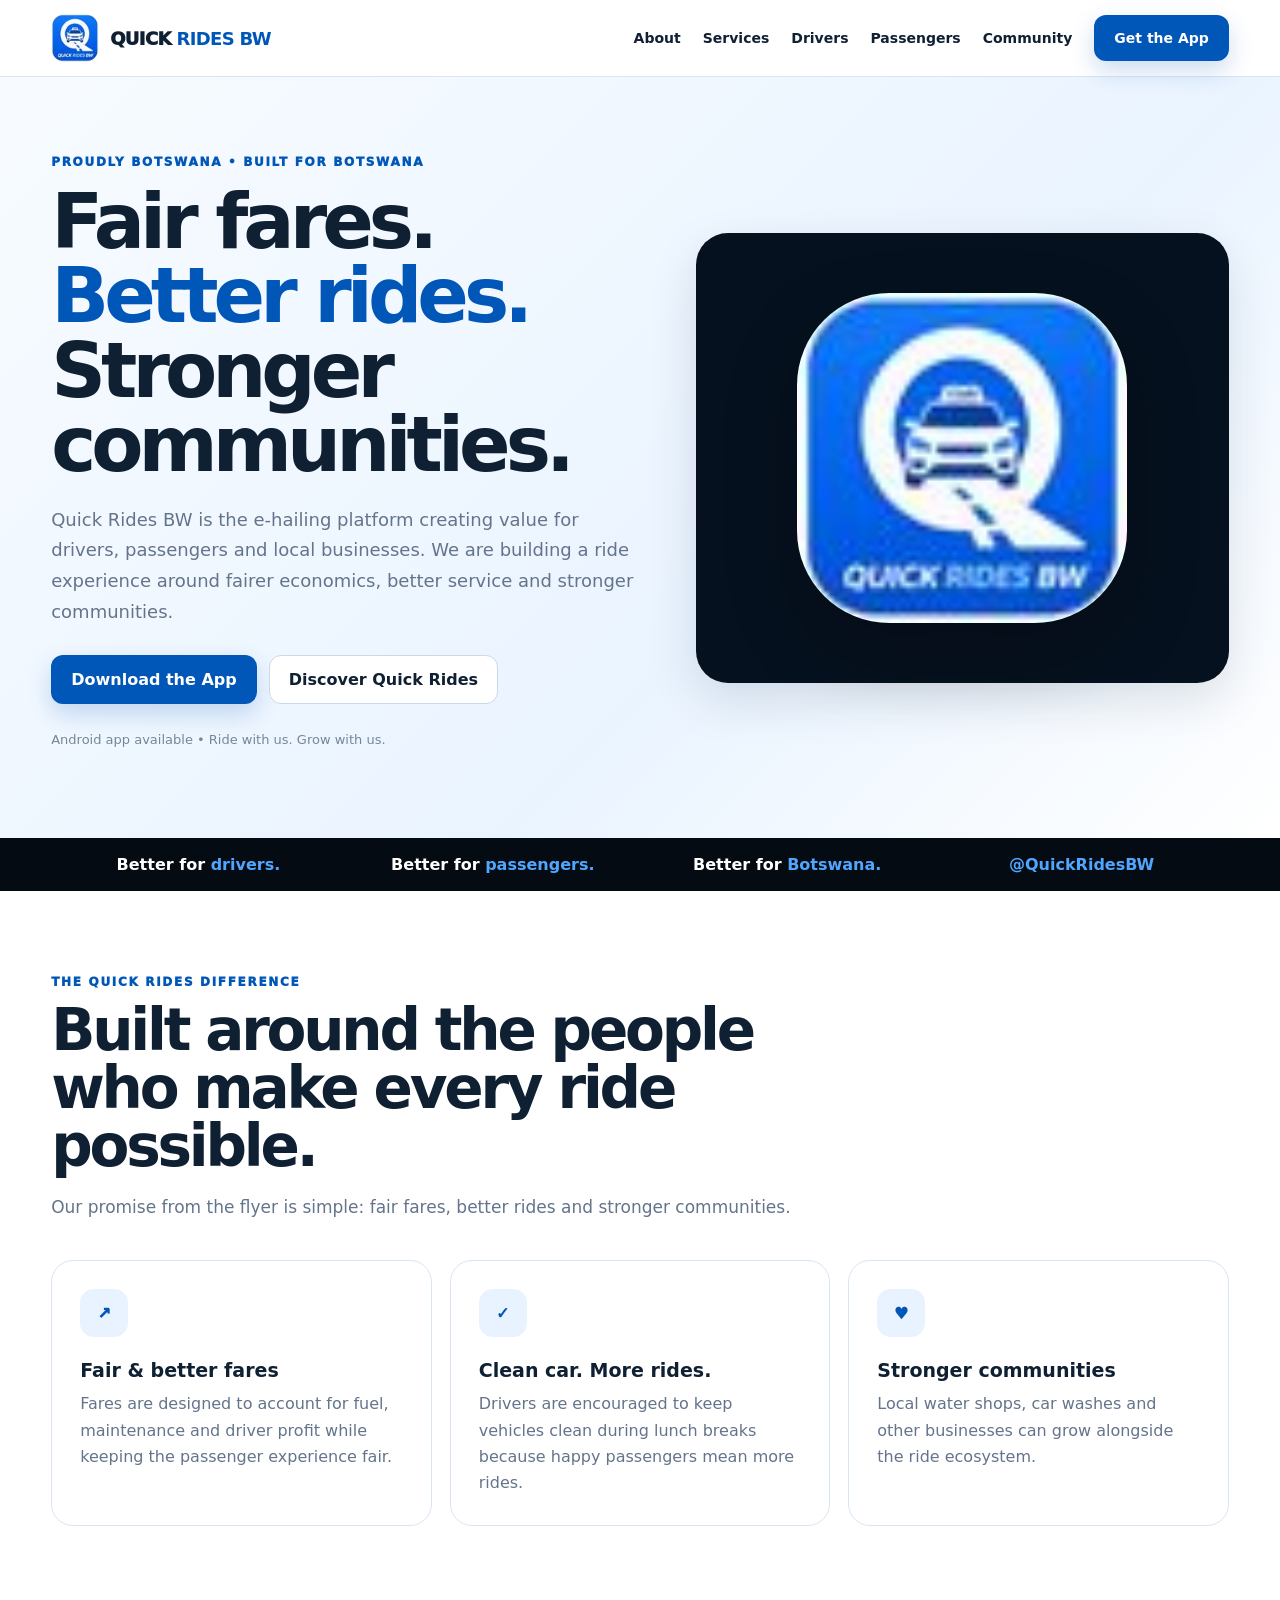
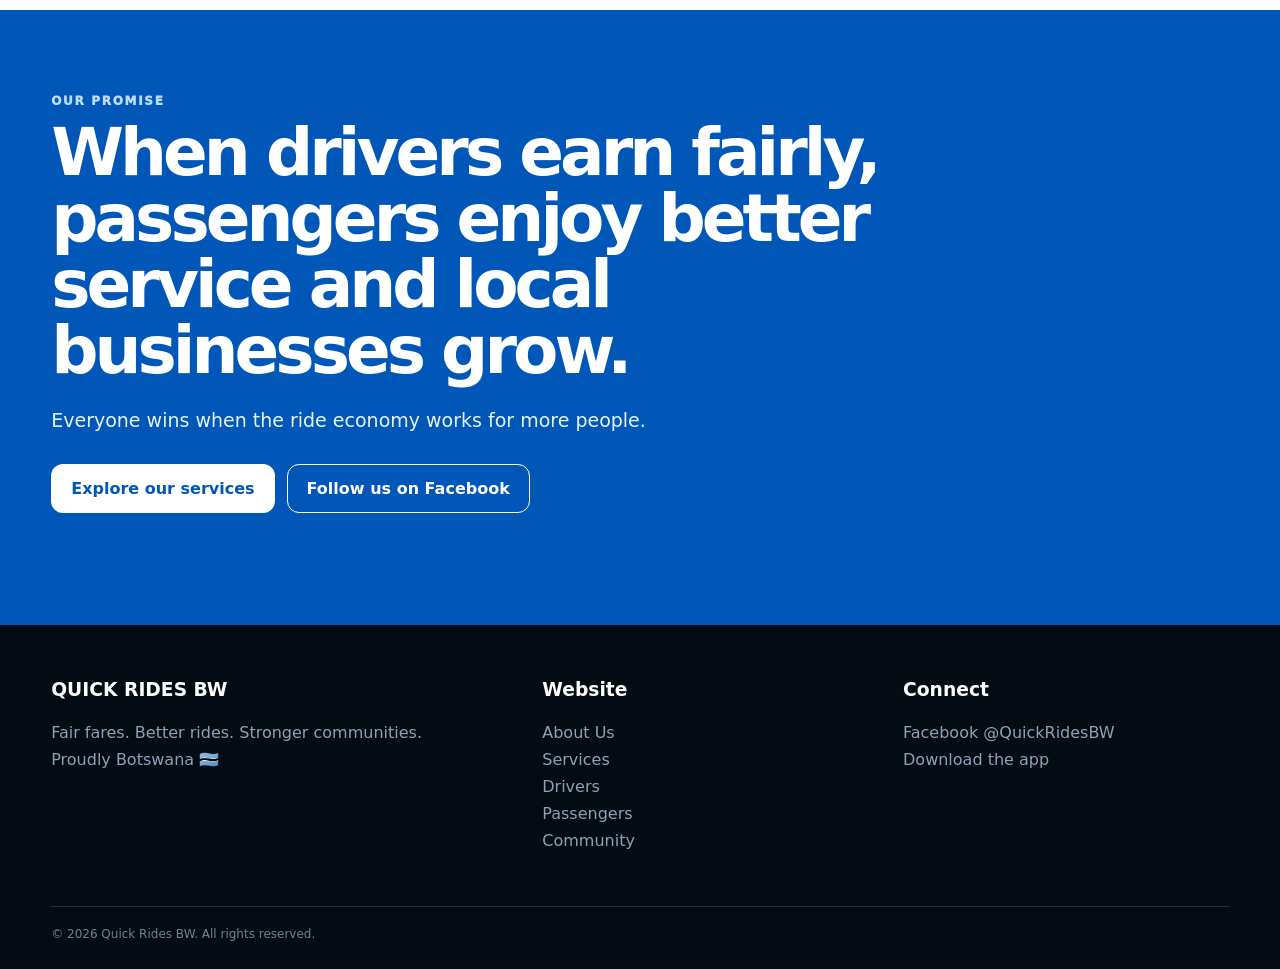
<file: index.html>
<!doctype html><html lang="en"><head><meta charset="utf-8"><meta name="viewport" content="width=device-width,initial-scale=1"><meta name="theme-color" content="#0057B8"><meta name="description" content="Quick Rides BW — Fair fares. Better rides. Stronger communities."><title>Quick Rides BW | Fair fares. Better rides.</title><link rel="stylesheet" href="styles.css"><link rel="stylesheet" href="logo.css"></head><body><nav class="nav"><div class="wrap navin"><a class="brand" href="index.html"><span class="brandmark"><svg viewBox="0 0 100 100" fill="none"><circle cx="50" cy="50" r="47" fill="#0875e1"/><circle cx="50" cy="47" r="34" fill="#fff"/><path d="M28 61l7-23h30l7 23" stroke="#0875e1" stroke-width="5" stroke-linejoin="round"/><path d="M35 52h30l5 16H30l5-16z" fill="#fff" stroke="#0875e1" stroke-width="4"/><path d="M40 39h20l-2-9H42l-2 9z" fill="#fff" stroke="#0875e1" stroke-width="3"/><text x="50" y="37" text-anchor="middle" font-size="8" font-weight="900" fill="#0057b8">CAB</text><circle cx="37" cy="67" r="4" fill="#0875e1"/><circle cx="63" cy="67" r="4" fill="#0875e1"/><path d="M49 70l-5 9m12-9l5 9m-12 0l-4 8m16-8l4 8" stroke="#0875e1" stroke-width="4"/></svg></span><span class="brandname">QUICK <b>RIDES BW</b></span></a><div class="links"><a href="about.html">About</a><a href="services.html">Services</a><a href="drivers.html">Drivers</a><a href="passengers.html">Passengers</a><a href="community.html">Community</a><a class="btn primary cta" href="download.html">Get the App</a></div></div></nav><main><header class="hero"><div class="wrap hero-grid"><div><div class="eyebrow">Proudly Botswana • Built for Botswana</div><h1>Fair fares.<br><span>Better rides.</span><br>Stronger communities.</h1><p class="lead">Quick Rides BW is the e-hailing platform creating value for drivers, passengers and local businesses. We are building a ride experience around fairer economics, better service and stronger communities.</p><div class="actions"><a class="btn primary" href="download.html">Download the App</a><a class="btn outline" href="about.html">Discover Quick Rides</a></div><p class="note">Android app available • Ride with us. Grow with us.</p></div><div class="hero-card"><div class="hero-logo"><svg viewBox="0 0 400 400" fill="none"><circle cx="200" cy="185" r="135" fill="white"/><path d="M103 242l25-83h144l25 83" stroke="#0875e1" stroke-width="18" stroke-linejoin="round"/><path d="M130 205h140l20 65H110l20-65z" fill="white" stroke="#0875e1" stroke-width="14"/><path d="M157 158h86l-9-42h-68l-9 42z" fill="white" stroke="#0875e1" stroke-width="11"/><text x="200" y="151" text-anchor="middle" font-size="29" font-weight="900" fill="#0057b8">CAB</text><circle cx="145" cy="270" r="17" fill="#0875e1"/><circle cx="255" cy="270" r="17" fill="#0875e1"/><path d="M195 282l-25 45m35-45l25 45m-58 0l-20 34m78-34l20 34" stroke="#0875e1" stroke-width="15"/></svg></div></div></div></header><div class="ticker"><div class="wrap tickerin"><div>Better for <strong>drivers.</strong></div><div>Better for <strong>passengers.</strong></div><div>Better for <strong>Botswana.</strong></div><div><strong>@QuickRidesBW</strong></div></div></div><section><div class="wrap"><div class="section-head"><div class="eyebrow">The Quick Rides difference</div><h2>Built around the people who make every ride possible.</h2><p>Our promise from the flyer is simple: fair fares, better rides and stronger communities.</p></div><div class="cards"><article class="card"><div class="icon">↗</div><h3>Fair & better fares</h3><p>Fares are designed to account for fuel, maintenance and driver profit while keeping the passenger experience fair.</p></article><article class="card"><div class="icon">✓</div><h3>Clean car. More rides.</h3><p>Drivers are encouraged to keep vehicles clean during lunch breaks because happy passengers mean more rides.</p></article><article class="card"><div class="icon">♥</div><h3>Stronger communities</h3><p>Local water shops, car washes and other businesses can grow alongside the ride ecosystem.</p></article></div></div></section><section class="band"><div class="wrap"><div class="eyebrow" style="color:#b9dcff">Our promise</div><h2>When drivers earn fairly, passengers enjoy better service and local businesses grow.</h2><p>Everyone wins when the ride economy works for more people.</p><div class="actions"><a class="btn" style="background:#fff;color:#0057b8" href="services.html">Explore our services</a><a class="btn" style="border-color:#fff;color:#fff" href="https://web.facebook.com/profile.php?id=61594082257383" target="_blank" rel="noopener">Follow us on Facebook</a></div></div></section></main><footer class="footer"><div class="wrap"><div class="footergrid"><div><h3>QUICK RIDES BW</h3><p>Fair fares. Better rides. Stronger communities.<br>Proudly Botswana 🇧🇼</p></div><div><h3>Website</h3><p><a href="about.html">About Us</a><br><a href="services.html">Services</a><br><a href="drivers.html">Drivers</a><br><a href="passengers.html">Passengers</a><br><a href="community.html">Community</a></p></div><div><h3>Connect</h3><p><a href="https://web.facebook.com/profile.php?id=61594082257383" target="_blank" rel="noopener">Facebook @QuickRidesBW</a><br><a href="download.html">Download the app</a></p></div></div><div class="copyright">© 2026 Quick Rides BW. All rights reserved.</div></div></footer><script type="module" src="analytics.js"></script></body></html>
</file>
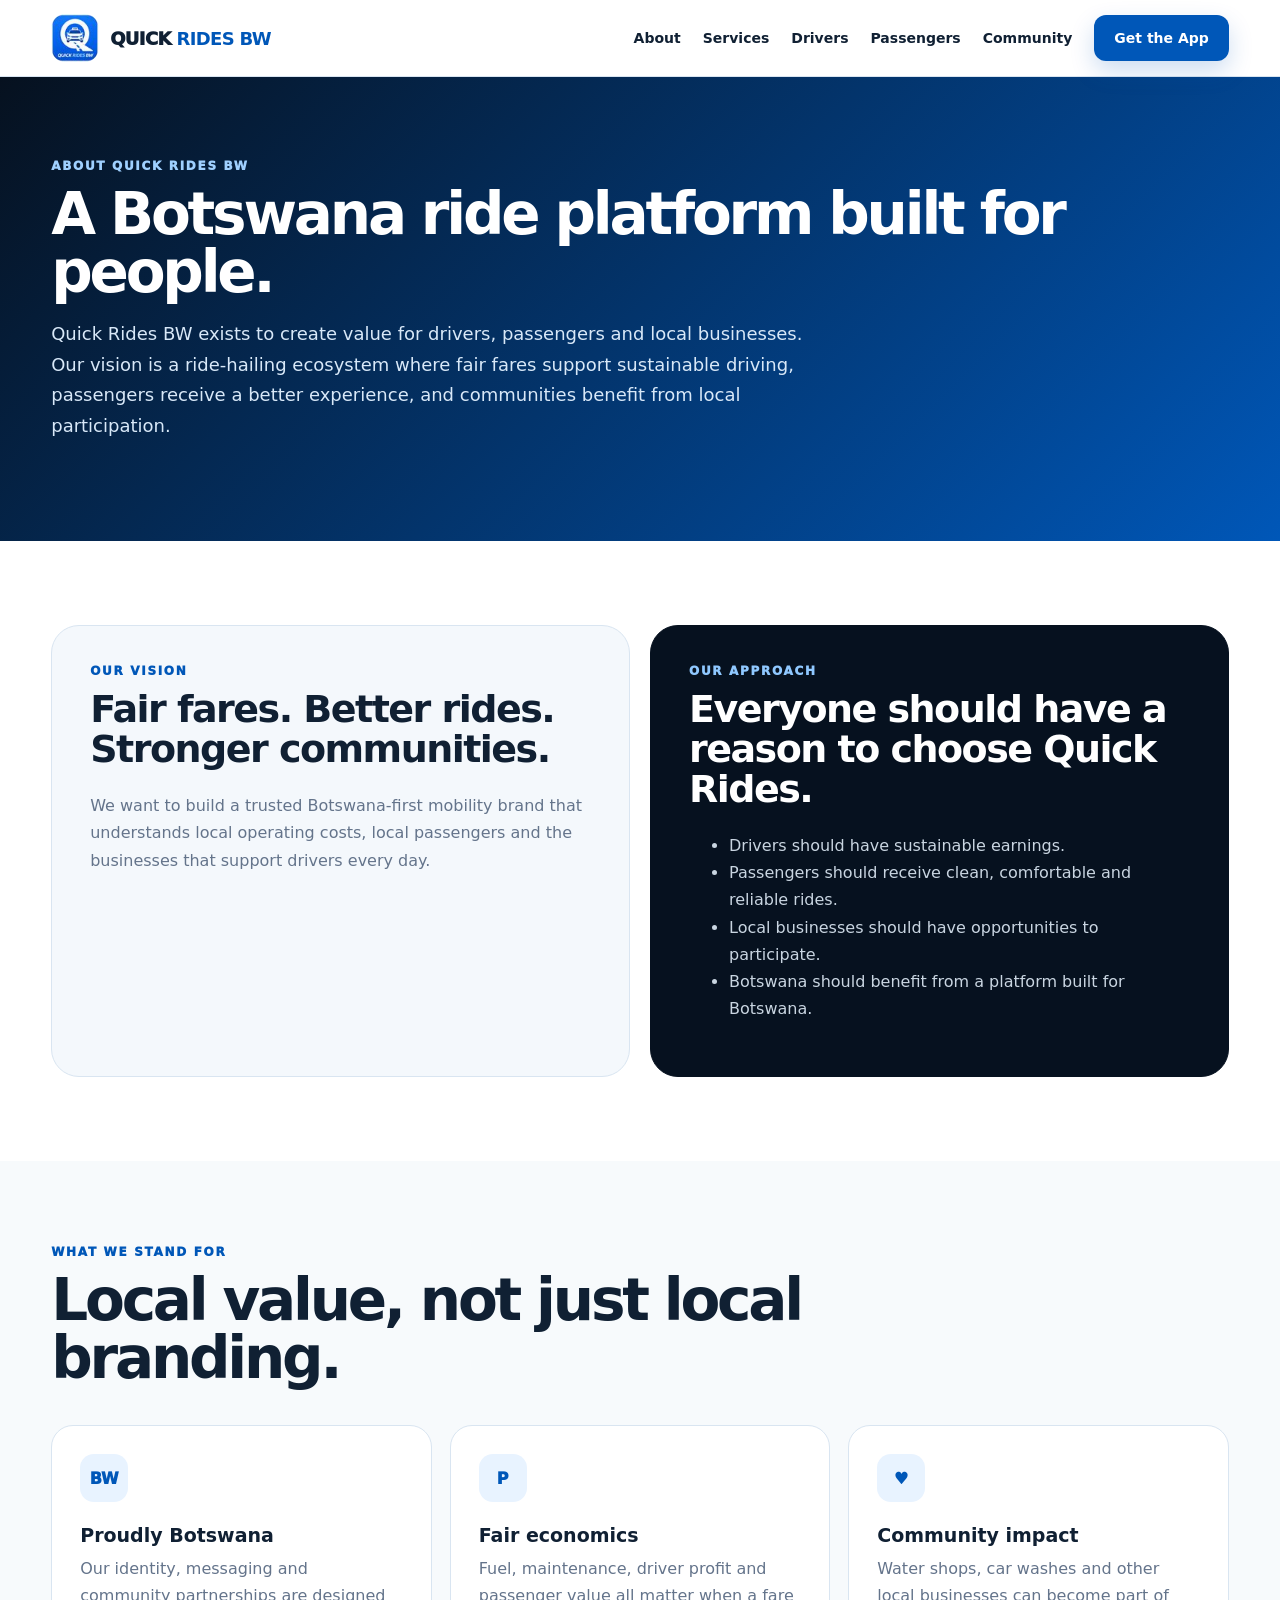
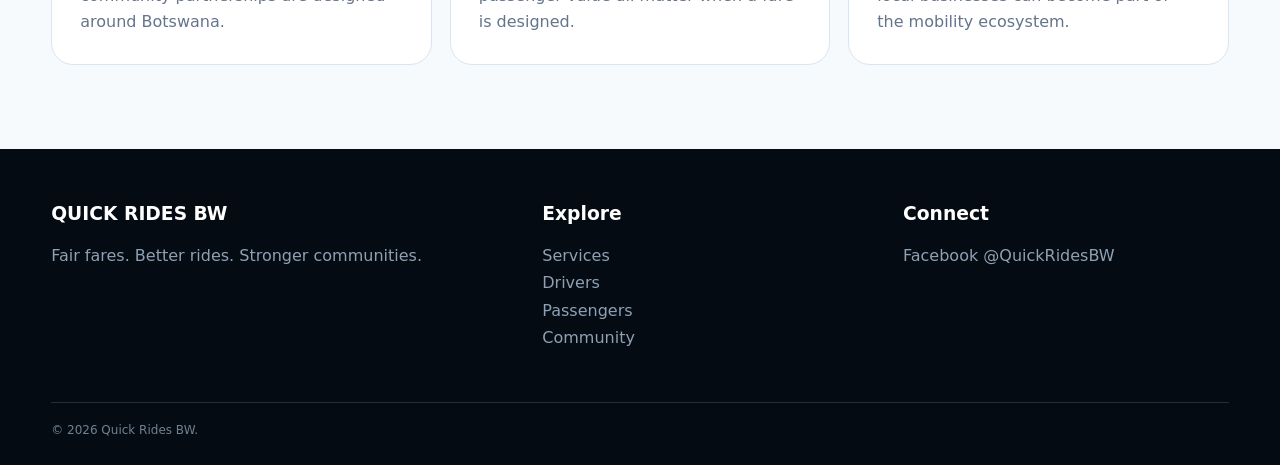
<file: about.html>
<!doctype html><html lang="en"><head><meta charset="utf-8"><meta name="viewport" content="width=device-width,initial-scale=1"><title>About Us | Quick Rides BW</title><link rel="stylesheet" href="styles.css"><link rel="stylesheet" href="logo.css"></head><body><nav class="nav"><div class="wrap navin"><a class="brand" href="index.html"><span class="brandmark"><svg viewBox="0 0 100 100"><circle cx="50" cy="50" r="47" fill="#0875e1"/><circle cx="50" cy="47" r="34" fill="#fff"/><path d="M28 61l7-23h30l7 23M35 52h30l5 16H30l5-16zM40 39h20l-2-9H42l-2 9z" stroke="#0875e1" stroke-width="5"/><text x="50" y="37" text-anchor="middle" font-size="8" font-weight="900" fill="#0057b8">CAB</text><circle cx="37" cy="67" r="4" fill="#0875e1"/><circle cx="63" cy="67" r="4" fill="#0875e1"/><path d="M49 70l-5 9m12-9l5 9" stroke="#0875e1" stroke-width="4"/></svg></span><span class="brandname">QUICK <b>RIDES BW</b></span></a><div class="links"><a href="about.html">About</a><a href="services.html">Services</a><a href="drivers.html">Drivers</a><a href="passengers.html">Passengers</a><a href="community.html">Community</a><a class="btn primary cta" href="download.html">Get the App</a></div></div></nav><header class="page-hero"><div class="wrap"><div class="eyebrow" style="color:#9fd0ff">About Quick Rides BW</div><h1 class="page-title">A Botswana ride platform built for people.</h1><p>Quick Rides BW exists to create value for drivers, passengers and local businesses. Our vision is a ride-hailing ecosystem where fair fares support sustainable driving, passengers receive a better experience, and communities benefit from local participation.</p></div></header><main><section><div class="wrap split"><div class="panel"><div class="eyebrow">Our vision</div><h2>Fair fares. Better rides. Stronger communities.</h2><p>We want to build a trusted Botswana-first mobility brand that understands local operating costs, local passengers and the businesses that support drivers every day.</p></div><div class="panel dark"><div class="eyebrow" style="color:#8fc8ff">Our approach</div><h2>Everyone should have a reason to choose Quick Rides.</h2><ul><li>Drivers should have sustainable earnings.</li><li>Passengers should receive clean, comfortable and reliable rides.</li><li>Local businesses should have opportunities to participate.</li><li>Botswana should benefit from a platform built for Botswana.</li></ul></div></div></section><section style="background:#f7fafc"><div class="wrap"><div class="section-head"><div class="eyebrow">What we stand for</div><h2>Local value, not just local branding.</h2></div><div class="cards"><article class="card"><div class="icon">BW</div><h3>Proudly Botswana</h3><p>Our identity, messaging and community partnerships are designed around Botswana.</p></article><article class="card"><div class="icon">P</div><h3>Fair economics</h3><p>Fuel, maintenance, driver profit and passenger value all matter when a fare is designed.</p></article><article class="card"><div class="icon">♥</div><h3>Community impact</h3><p>Water shops, car washes and other local businesses can become part of the mobility ecosystem.</p></article></div></div></section></main><footer class="footer"><div class="wrap"><div class="footergrid"><div><h3>QUICK RIDES BW</h3><p>Fair fares. Better rides. Stronger communities.</p></div><div><h3>Explore</h3><p><a href="services.html">Services</a><br><a href="drivers.html">Drivers</a><br><a href="passengers.html">Passengers</a><br><a href="community.html">Community</a></p></div><div><h3>Connect</h3><p><a href="https://web.facebook.com/profile.php?id=61594082257383" target="_blank" rel="noopener">Facebook @QuickRidesBW</a></p></div></div><div class="copyright">© 2026 Quick Rides BW.</div></div></footer></body></html>
</file>
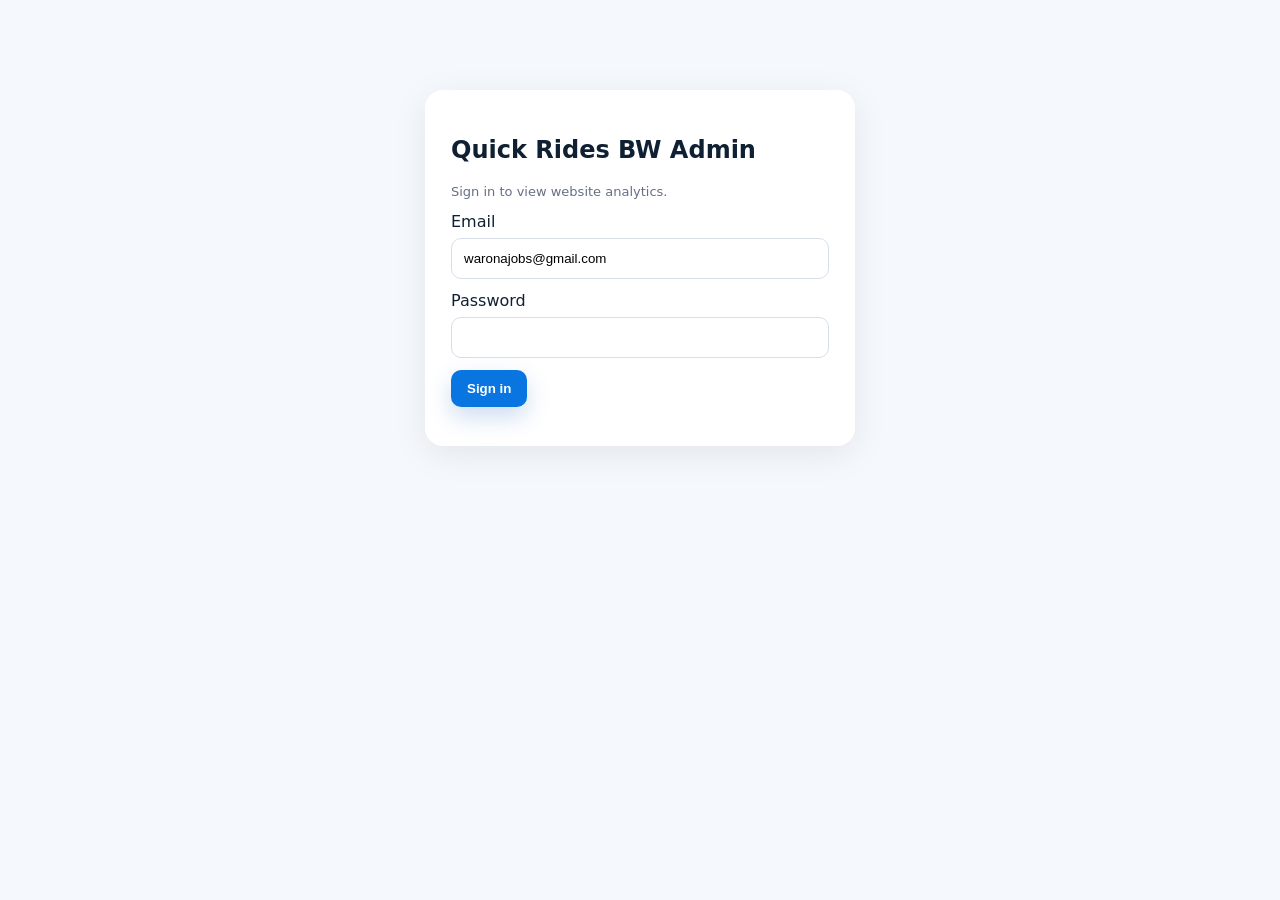
<file: admin.html>
<!doctype html>
<html lang="en">
<head>
<meta charset="utf-8"><meta name="viewport" content="width=device-width,initial-scale=1">
<title>Admin Analytics | Quick Rides BW</title>
<link rel="stylesheet" href="styles.css">
<style>
body{background:#f5f8fc}.admin{max-width:1100px;margin:auto;padding:28px 18px}.top{display:flex;justify-content:space-between;align-items:center;gap:12px;margin-bottom:22px}.top h1{margin:0}.cards{display:grid;grid-template-columns:repeat(4,1fr);gap:12px}.card{background:#fff;border-radius:16px;padding:18px;box-shadow:0 4px 20px rgba(0,0,0,.06)}.label{font-size:12px;color:#667085;text-transform:uppercase}.value{font-size:30px;font-weight:800;margin-top:5px}.grid{display:grid;grid-template-columns:1fr 1fr;gap:14px;margin-top:14px}.row{display:flex;justify-content:space-between;padding:9px 0;border-bottom:1px solid #edf0f5;font-size:14px}.login{max-width:430px;margin:10vh auto;background:#fff;padding:26px;border-radius:18px;box-shadow:0 8px 35px rgba(0,0,0,.08)}input{width:100%;box-sizing:border-box;padding:12px;border:1px solid #d8dee9;border-radius:10px;margin:7px 0 12px}.btn{border:0;cursor:pointer;padding:11px 16px;border-radius:10px;font-weight:700}.primary{background:#0875e1;color:white}.muted{color:#667085;font-size:13px}.error{color:#b42318;font-size:13px}.hidden{display:none!important}@media(max-width:760px){.cards{grid-template-columns:1fr 1fr}.grid{grid-template-columns:1fr}.top{align-items:flex-start;flex-direction:column}}
</style>
</head>
<body>
<div id="login" class="login">
<h2>Quick Rides BW Admin</h2><p class="muted">Sign in to view website analytics.</p>
<label>Email</label><input id="email" type="email" value="waronajobs@gmail.com" autocomplete="username">
<label>Password</label><input id="password" type="password" autocomplete="current-password">
<button id="loginBtn" class="btn primary">Sign in</button><p id="loginError" class="error"></p>
</div>
<div id="dashboard" class="admin hidden">
<div class="top"><div><h1>Website Analytics</h1><p class="muted" id="rangeText">Last 7 days</p></div><div><button id="refresh" class="btn primary">Refresh</button> <button id="logout" class="btn">Log out</button></div></div>
<div class="cards"><div class="card"><div class="label">Unique visitors</div><div class="value" id="visitors">0</div></div><div class="card"><div class="label">Page views</div><div class="value" id="views">0</div></div><div class="card"><div class="label">Sessions</div><div class="value" id="sessions">0</div></div><div class="card"><div class="label">Tracked events</div><div class="value" id="events">0</div></div></div>
<div class="grid"><div class="card"><h3>Most visited pages</h3><div id="pages"></div></div><div class="card"><h3>Events</h3><div id="eventList"></div></div><div class="card"><h3>Devices</h3><div id="devices"></div></div><div class="card"><h3>Browsers</h3><div id="browsers"></div></div></div>
</div>
<script type="module" src="admin.js"></script>
</body></html>
</file>
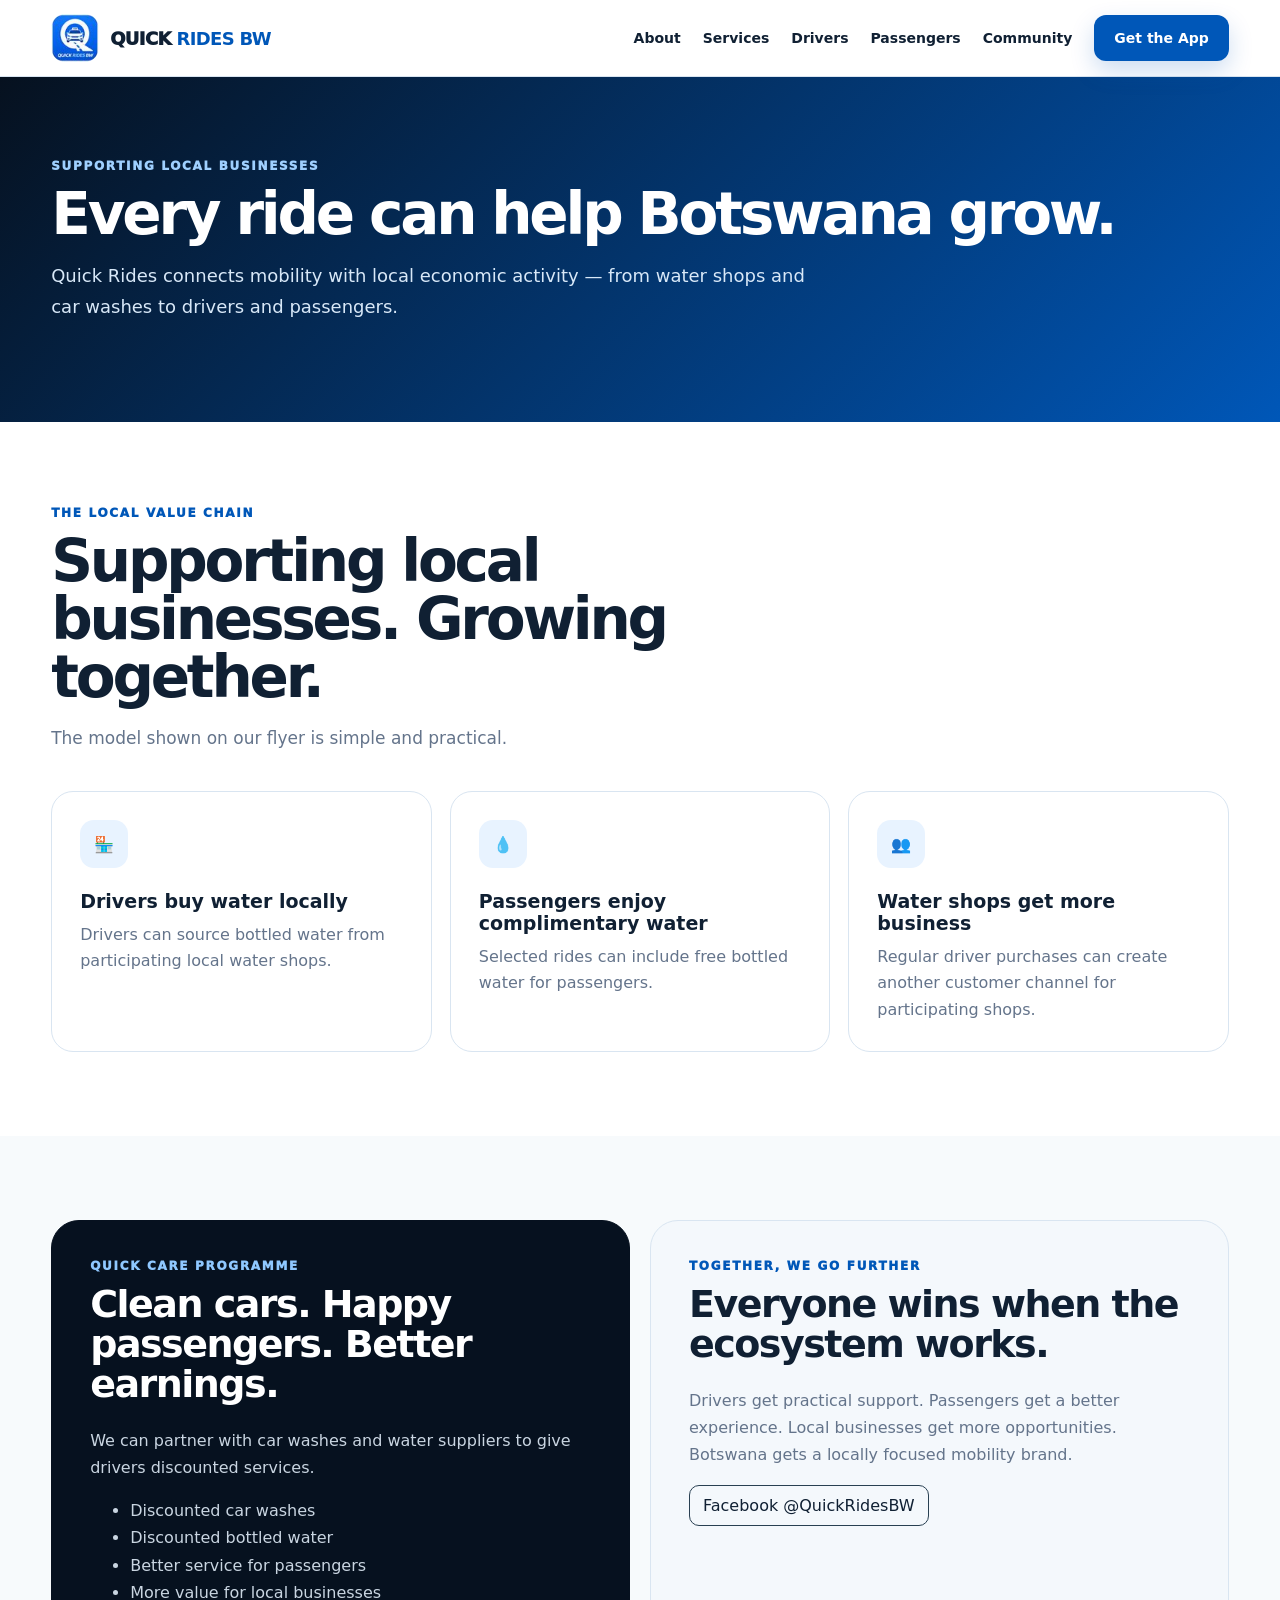
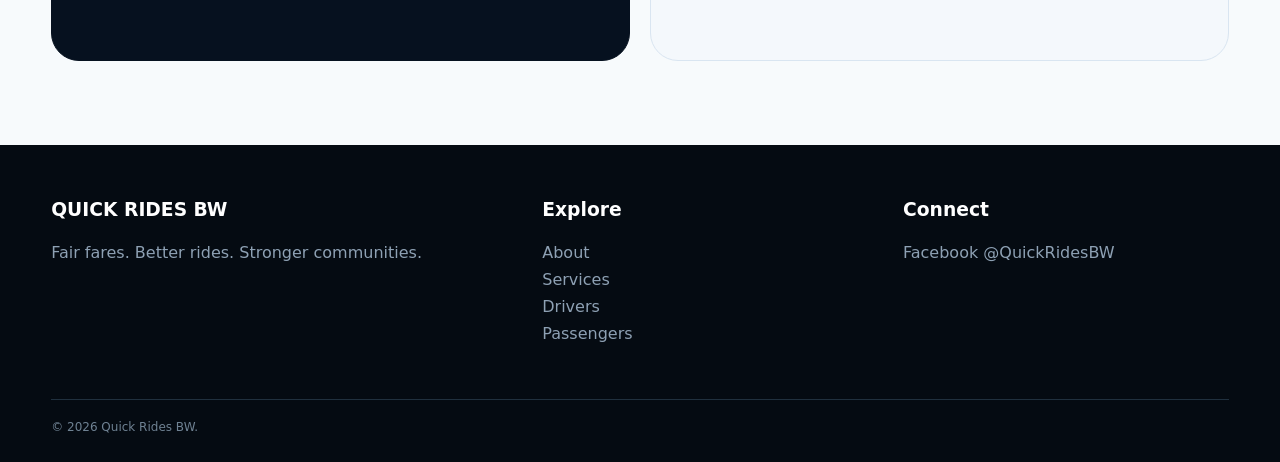
<file: community.html>
<!doctype html><html lang="en"><head><meta charset="utf-8"><meta name="viewport" content="width=device-width,initial-scale=1"><title>Community | Quick Rides BW</title><link rel="stylesheet" href="styles.css"><link rel="stylesheet" href="logo.css"></head><body><nav class="nav"><div class="wrap navin"><a class="brand" href="index.html"><span class="brandmark"><svg viewBox="0 0 100 100"></svg></span><span class="brandname">QUICK <b>RIDES BW</b></span></a><div class="links"><a href="about.html">About</a><a href="services.html">Services</a><a href="drivers.html">Drivers</a><a href="passengers.html">Passengers</a><a href="community.html">Community</a><a class="btn primary cta" href="download.html">Get the App</a></div></div></nav><header class="page-hero"><div class="wrap"><div class="eyebrow" style="color:#9fd0ff">Supporting local businesses</div><h1 class="page-title">Every ride can help Botswana grow.</h1><p>Quick Rides connects mobility with local economic activity — from water shops and car washes to drivers and passengers.</p></div></header><main><section><div class="wrap"><div class="section-head"><div class="eyebrow">The local value chain</div><h2>Supporting local businesses. Growing together.</h2><p>The model shown on our flyer is simple and practical.</p></div><div class="cards"><article class="card"><div class="icon">🏪</div><h3>Drivers buy water locally</h3><p>Drivers can source bottled water from participating local water shops.</p></article><article class="card"><div class="icon">💧</div><h3>Passengers enjoy complimentary water</h3><p>Selected rides can include free bottled water for passengers.</p></article><article class="card"><div class="icon">👥</div><h3>Water shops get more business</h3><p>Regular driver purchases can create another customer channel for participating shops.</p></article></div></div></section><section style="background:#f7fafc"><div class="wrap split"><div class="panel dark"><div class="eyebrow" style="color:#8fc8ff">Quick Care Programme</div><h2>Clean cars. Happy passengers. Better earnings.</h2><p>We can partner with car washes and water suppliers to give drivers discounted services.</p><ul><li>Discounted car washes</li><li>Discounted bottled water</li><li>Better service for passengers</li><li>More value for local businesses</li></ul></div><div class="panel"><div class="eyebrow">Together, we go further</div><h2>Everyone wins when the ecosystem works.</h2><p>Drivers get practical support. Passengers get a better experience. Local businesses get more opportunities. Botswana gets a locally focused mobility brand.</p><div class="social"><a href="https://web.facebook.com/profile.php?id=61594082257383" target="_blank" rel="noopener">Facebook @QuickRidesBW</a></div></div></div></section></main><footer class="footer"><div class="wrap"><div class="footergrid"><div><h3>QUICK RIDES BW</h3><p>Fair fares. Better rides. Stronger communities.</p></div><div><h3>Explore</h3><p><a href="about.html">About</a><br><a href="services.html">Services</a><br><a href="drivers.html">Drivers</a><br><a href="passengers.html">Passengers</a></p></div><div><h3>Connect</h3><p><a href="https://web.facebook.com/profile.php?id=61594082257383" target="_blank" rel="noopener">Facebook @QuickRidesBW</a></p></div></div><div class="copyright">© 2026 Quick Rides BW.</div></div></footer></body></html>
</file>
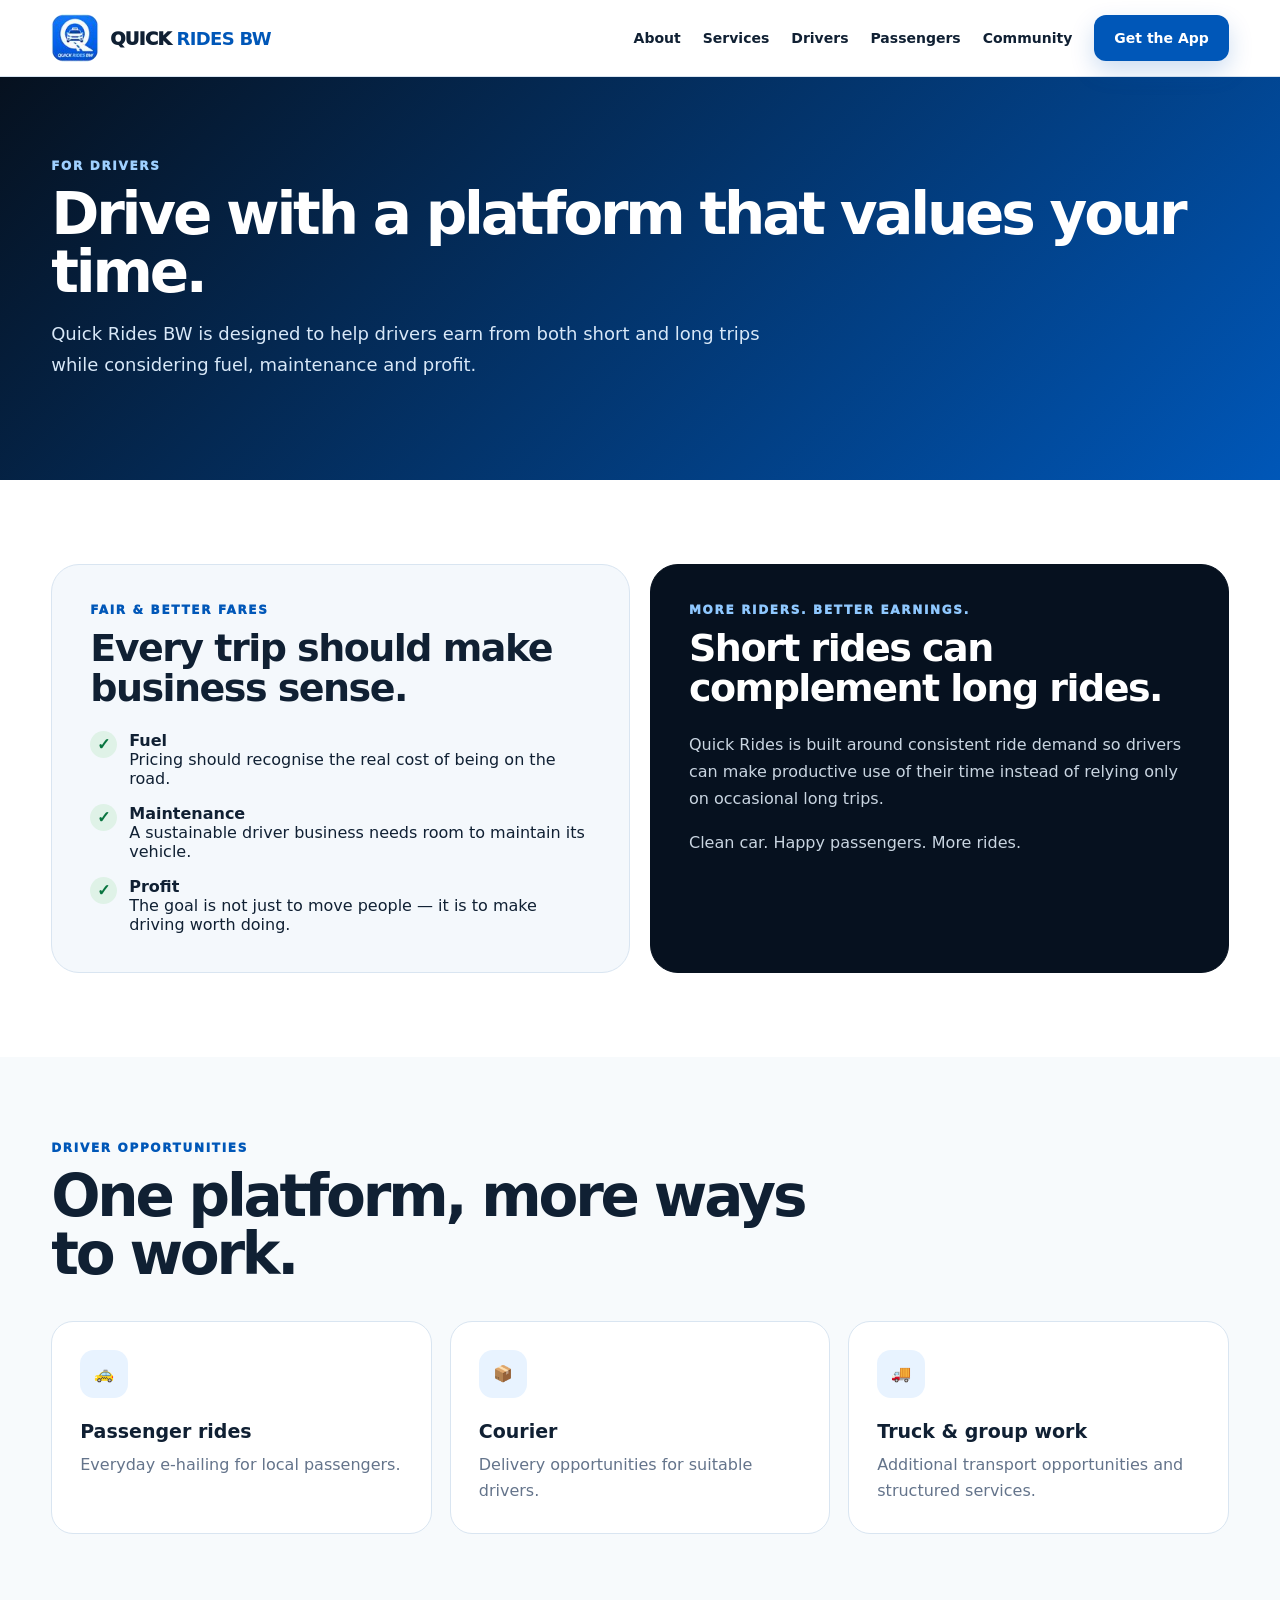
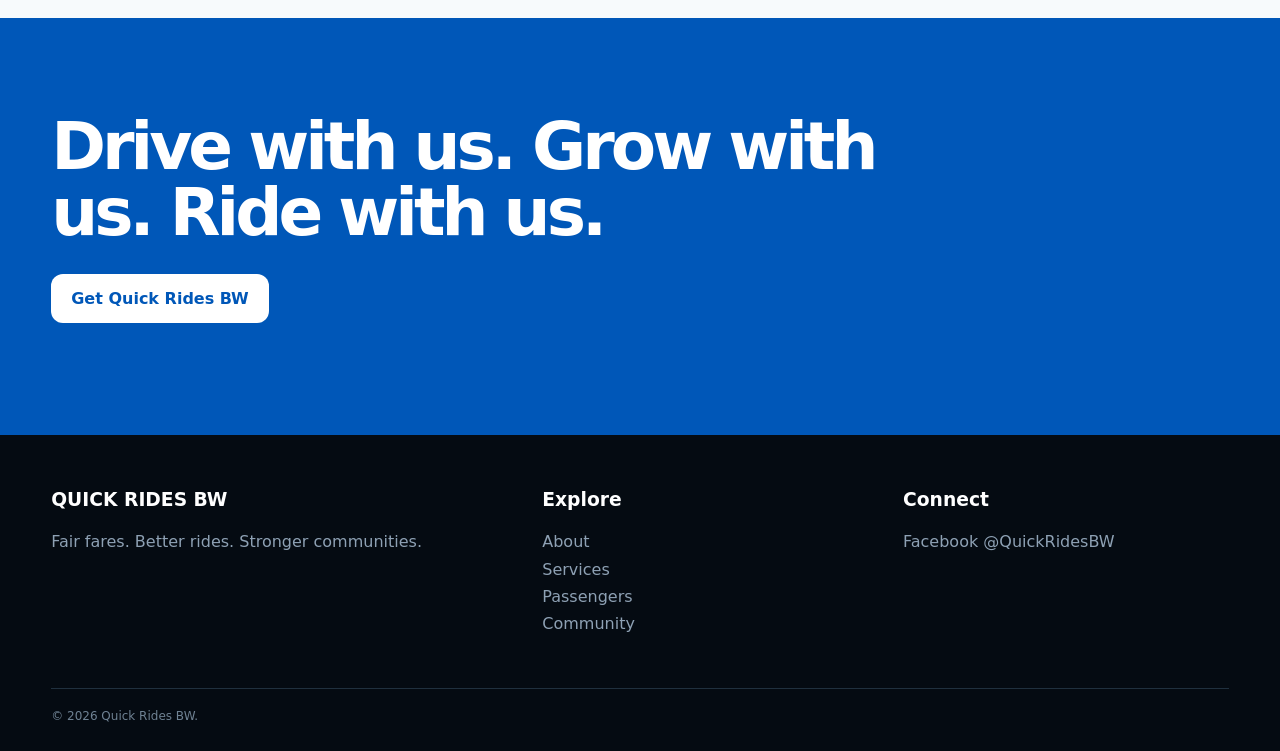
<file: drivers.html>
<!doctype html><html lang="en"><head><meta charset="utf-8"><meta name="viewport" content="width=device-width,initial-scale=1"><title>For Drivers | Quick Rides BW</title><link rel="stylesheet" href="styles.css"><link rel="stylesheet" href="logo.css"></head><body><nav class="nav"><div class="wrap navin"><a class="brand" href="index.html"><span class="brandmark"><svg viewBox="0 0 100 100"></svg></span><span class="brandname">QUICK <b>RIDES BW</b></span></a><div class="links"><a href="about.html">About</a><a href="services.html">Services</a><a href="drivers.html">Drivers</a><a href="passengers.html">Passengers</a><a href="community.html">Community</a><a class="btn primary cta" href="download.html">Get the App</a></div></div></nav><header class="page-hero"><div class="wrap"><div class="eyebrow" style="color:#9fd0ff">For drivers</div><h1 class="page-title">Drive with a platform that values your time.</h1><p>Quick Rides BW is designed to help drivers earn from both short and long trips while considering fuel, maintenance and profit.</p></div></header><main><section><div class="wrap split"><div class="panel"><div class="eyebrow">Fair & better fares</div><h2>Every trip should make business sense.</h2><div class="checks"><div class="check"><span class="tick">✓</span><div><b>Fuel</b><br>Pricing should recognise the real cost of being on the road.</div></div><div class="check"><span class="tick">✓</span><div><b>Maintenance</b><br>A sustainable driver business needs room to maintain its vehicle.</div></div><div class="check"><span class="tick">✓</span><div><b>Profit</b><br>The goal is not just to move people — it is to make driving worth doing.</div></div></div></div><div class="panel dark"><div class="eyebrow" style="color:#8fc8ff">More riders. Better earnings.</div><h2>Short rides can complement long rides.</h2><p>Quick Rides is built around consistent ride demand so drivers can make productive use of their time instead of relying only on occasional long trips.</p><p>Clean car. Happy passengers. More rides.</p></div></div></section><section style="background:#f7fafc"><div class="wrap"><div class="section-head"><div class="eyebrow">Driver opportunities</div><h2>One platform, more ways to work.</h2></div><div class="cards"><article class="card"><div class="icon">🚕</div><h3>Passenger rides</h3><p>Everyday e-hailing for local passengers.</p></article><article class="card"><div class="icon">📦</div><h3>Courier</h3><p>Delivery opportunities for suitable drivers.</p></article><article class="card"><div class="icon">🚚</div><h3>Truck & group work</h3><p>Additional transport opportunities and structured services.</p></article></div></div></section><section class="band"><div class="wrap"><h2>Drive with us. Grow with us. Ride with us.</h2><div class="actions"><a class="btn" style="background:#fff;color:#0057b8" href="download.html">Get Quick Rides BW</a></div></div></section></main><footer class="footer"><div class="wrap"><div class="footergrid"><div><h3>QUICK RIDES BW</h3><p>Fair fares. Better rides. Stronger communities.</p></div><div><h3>Explore</h3><p><a href="about.html">About</a><br><a href="services.html">Services</a><br><a href="passengers.html">Passengers</a><br><a href="community.html">Community</a></p></div><div><h3>Connect</h3><p><a href="https://web.facebook.com/profile.php?id=61594082257383" target="_blank" rel="noopener">Facebook @QuickRidesBW</a></p></div></div><div class="copyright">© 2026 Quick Rides BW.</div></div></footer></body></html>
</file>
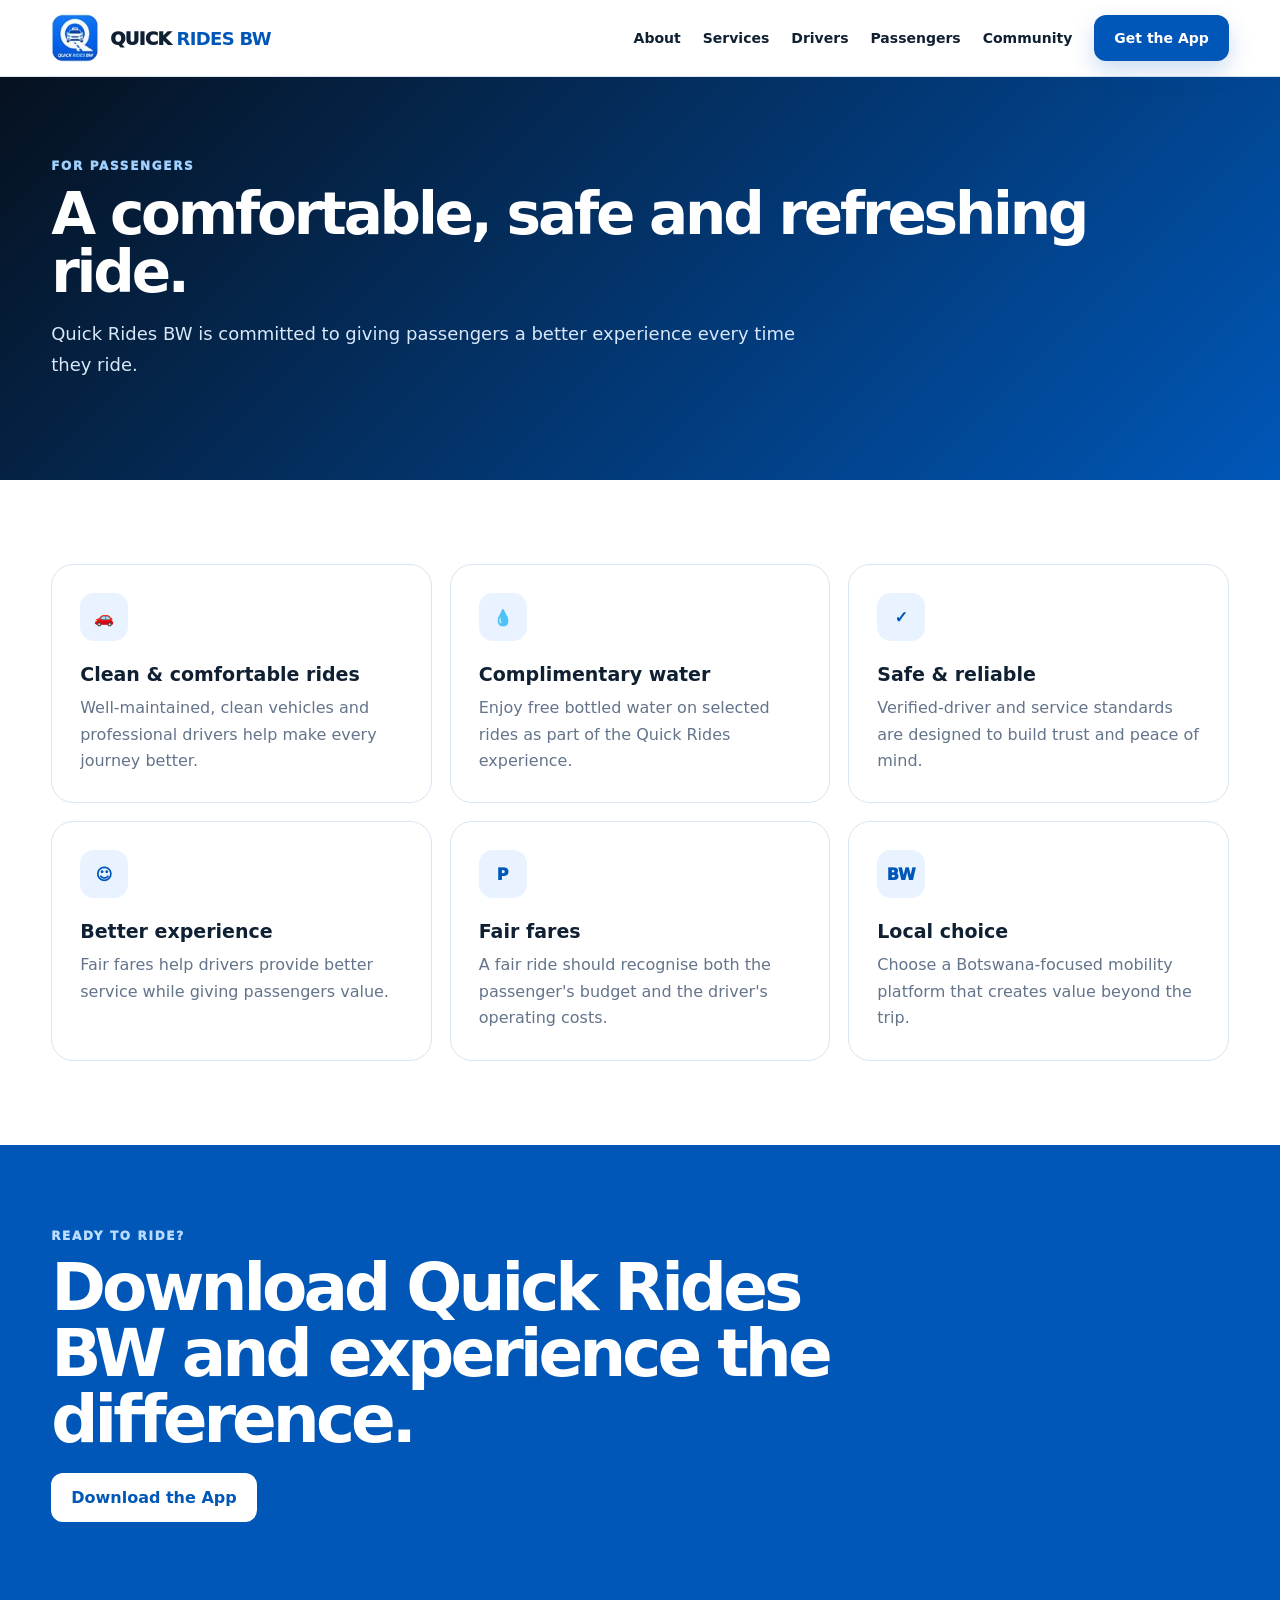
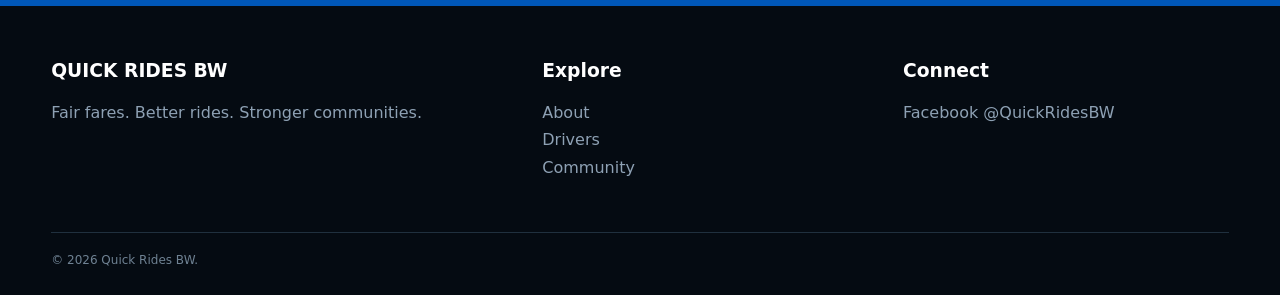
<file: passengers.html>
<!doctype html><html lang="en"><head><meta charset="utf-8"><meta name="viewport" content="width=device-width,initial-scale=1"><title>For Passengers | Quick Rides BW</title><link rel="stylesheet" href="styles.css"><link rel="stylesheet" href="logo.css"></head><body><nav class="nav"><div class="wrap navin"><a class="brand" href="index.html"><span class="brandmark"><svg viewBox="0 0 100 100"></svg></span><span class="brandname">QUICK <b>RIDES BW</b></span></a><div class="links"><a href="about.html">About</a><a href="services.html">Services</a><a href="drivers.html">Drivers</a><a href="passengers.html">Passengers</a><a href="community.html">Community</a><a class="btn primary cta" href="download.html">Get the App</a></div></div></nav><header class="page-hero"><div class="wrap"><div class="eyebrow" style="color:#9fd0ff">For passengers</div><h1 class="page-title">A comfortable, safe and refreshing ride.</h1><p>Quick Rides BW is committed to giving passengers a better experience every time they ride.</p></div></header><main><section><div class="wrap"><div class="cards"><article class="card"><div class="icon">🚗</div><h3>Clean & comfortable rides</h3><p>Well-maintained, clean vehicles and professional drivers help make every journey better.</p></article><article class="card"><div class="icon">💧</div><h3>Complimentary water</h3><p>Enjoy free bottled water on selected rides as part of the Quick Rides experience.</p></article><article class="card"><div class="icon">✓</div><h3>Safe & reliable</h3><p>Verified-driver and service standards are designed to build trust and peace of mind.</p></article><article class="card"><div class="icon">☺</div><h3>Better experience</h3><p>Fair fares help drivers provide better service while giving passengers value.</p></article><article class="card"><div class="icon">P</div><h3>Fair fares</h3><p>A fair ride should recognise both the passenger's budget and the driver's operating costs.</p></article><article class="card"><div class="icon">BW</div><h3>Local choice</h3><p>Choose a Botswana-focused mobility platform that creates value beyond the trip.</p></article></div></div></section><section class="band"><div class="wrap"><div class="eyebrow" style="color:#b9dcff">Ready to ride?</div><h2>Download Quick Rides BW and experience the difference.</h2><a class="btn" style="background:#fff;color:#0057b8" href="download.html">Download the App</a></div></section></main><footer class="footer"><div class="wrap"><div class="footergrid"><div><h3>QUICK RIDES BW</h3><p>Fair fares. Better rides. Stronger communities.</p></div><div><h3>Explore</h3><p><a href="about.html">About</a><br><a href="drivers.html">Drivers</a><br><a href="community.html">Community</a></p></div><div><h3>Connect</h3><p><a href="https://web.facebook.com/profile.php?id=61594082257383" target="_blank" rel="noopener">Facebook @QuickRidesBW</a></p></div></div><div class="copyright">© 2026 Quick Rides BW.</div></div></footer><script type="module" src="analytics.js"></script></body></html>
</file>
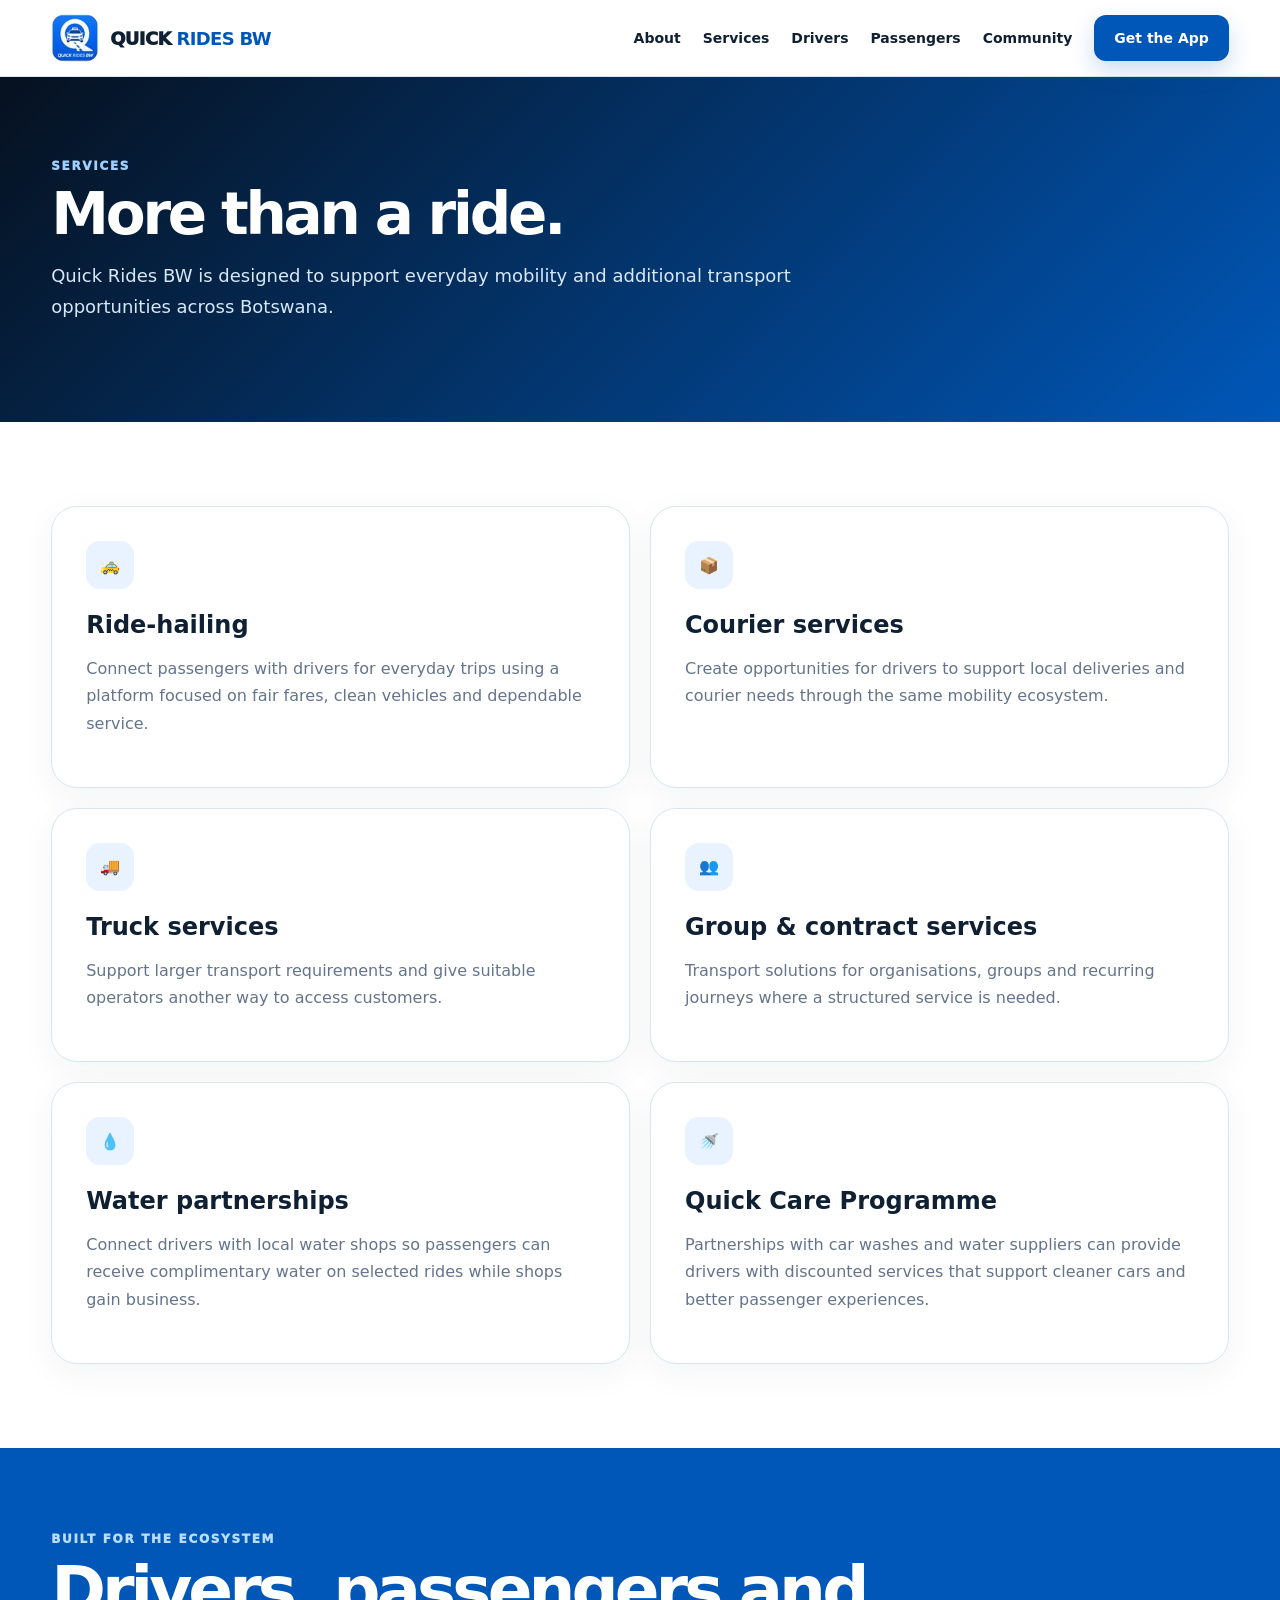
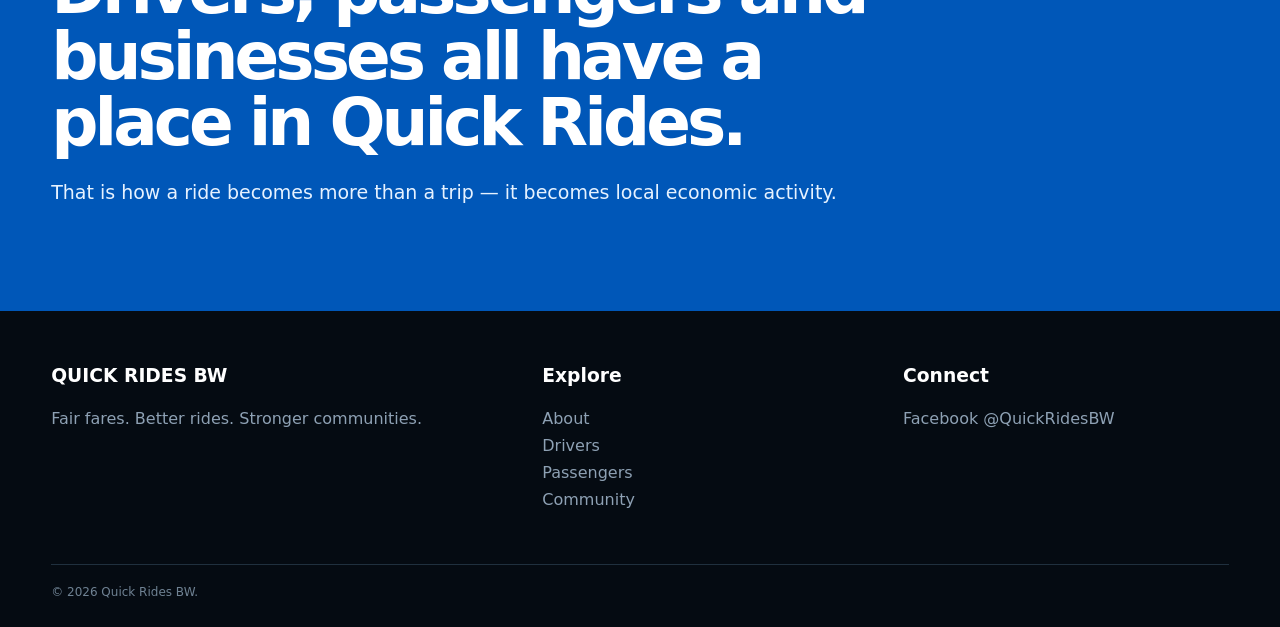
<file: services.html>
<!doctype html><html lang="en"><head><meta charset="utf-8"><meta name="viewport" content="width=device-width,initial-scale=1"><title>Services | Quick Rides BW</title><link rel="stylesheet" href="styles.css"><link rel="stylesheet" href="logo.css"></head><body><nav class="nav"><div class="wrap navin"><a class="brand" href="index.html"><span class="brandmark"><svg viewBox="0 0 100 100"><circle cx="50" cy="50" r="47" fill="#0875e1"/></svg></span><span class="brandname">QUICK <b>RIDES BW</b></span></a><div class="links"><a href="about.html">About</a><a href="services.html">Services</a><a href="drivers.html">Drivers</a><a href="passengers.html">Passengers</a><a href="community.html">Community</a><a class="btn primary cta" href="download.html">Get the App</a></div></div></nav><header class="page-hero"><div class="wrap"><div class="eyebrow" style="color:#9fd0ff">Services</div><h1 class="page-title">More than a ride.</h1><p>Quick Rides BW is designed to support everyday mobility and additional transport opportunities across Botswana.</p></div></header><main><section><div class="wrap"><div class="service-grid"><article class="service"><div class="icon">🚕</div><h3>Ride-hailing</h3><p>Connect passengers with drivers for everyday trips using a platform focused on fair fares, clean vehicles and dependable service.</p></article><article class="service"><div class="icon">📦</div><h3>Courier services</h3><p>Create opportunities for drivers to support local deliveries and courier needs through the same mobility ecosystem.</p></article><article class="service"><div class="icon">🚚</div><h3>Truck services</h3><p>Support larger transport requirements and give suitable operators another way to access customers.</p></article><article class="service"><div class="icon">👥</div><h3>Group & contract services</h3><p>Transport solutions for organisations, groups and recurring journeys where a structured service is needed.</p></article><article class="service"><div class="icon">💧</div><h3>Water partnerships</h3><p>Connect drivers with local water shops so passengers can receive complimentary water on selected rides while shops gain business.</p></article><article class="service"><div class="icon">🚿</div><h3>Quick Care Programme</h3><p>Partnerships with car washes and water suppliers can provide drivers with discounted services that support cleaner cars and better passenger experiences.</p></article></div></div></section><section class="band"><div class="wrap"><div class="eyebrow" style="color:#b9dcff">Built for the ecosystem</div><h2>Drivers, passengers and businesses all have a place in Quick Rides.</h2><p>That is how a ride becomes more than a trip — it becomes local economic activity.</p></div></section></main><footer class="footer"><div class="wrap"><div class="footergrid"><div><h3>QUICK RIDES BW</h3><p>Fair fares. Better rides. Stronger communities.</p></div><div><h3>Explore</h3><p><a href="about.html">About</a><br><a href="drivers.html">Drivers</a><br><a href="passengers.html">Passengers</a><br><a href="community.html">Community</a></p></div><div><h3>Connect</h3><p><a href="https://web.facebook.com/profile.php?id=61594082257383" target="_blank" rel="noopener">Facebook @QuickRidesBW</a></p></div></div><div class="copyright">© 2026 Quick Rides BW.</div></div></footer><script type="module" src="analytics.js"></script></body></html>
</file>
<file: styles.css>
:root{--blue:#0875e1;--blue2:#0057b8;--navy:#06111f;--ink:#102033;--muted:#64748b;--line:#d9e5f1;--soft:#f4f8fc;--white:#fff;--gold:#f4c542;--shadow:0 18px 50px rgba(4,34,66,.12)}*{box-sizing:border-box}html{scroll-behavior:smooth}body{margin:0;font-family:Inter,system-ui,-apple-system,BlinkMacSystemFont,"Segoe UI",sans-serif;color:var(--ink);background:#fff}a{text-decoration:none;color:inherit}.wrap{width:min(1180px,92%);margin:auto}.nav{position:sticky;top:0;z-index:20;background:rgba(255,255,255,.96);backdrop-filter:blur(14px);border-bottom:1px solid var(--line)}.navin{min-height:76px;display:flex;align-items:center;justify-content:space-between;gap:20px}.brand{display:flex;align-items:center;gap:11px;font-weight:950;letter-spacing:-.04em}.brandmark{width:48px;height:48px;border-radius:14px;background:var(--blue);display:grid;place-items:center;overflow:hidden}.brandmark svg{width:43px;height:43px}.brandname{font-size:18px}.brandname b{color:var(--blue2)}.links{display:flex;align-items:center;gap:22px;font-size:14px;font-weight:800}.links a:hover{color:var(--blue2)}.btn{display:inline-flex;align-items:center;justify-content:center;padding:14px 19px;border-radius:12px;font-weight:900;border:1px solid transparent}.primary{background:var(--blue2);color:#fff;box-shadow:0 10px 25px rgba(0,87,184,.2)}.outline{border-color:#cbd9e6;background:#fff}.hero{background:linear-gradient(135deg,#f7fbff,#eaf4ff 62%,#fff);padding:78px 0}.hero-grid{display:grid;grid-template-columns:1.05fr .95fr;gap:55px;align-items:center}.eyebrow{text-transform:uppercase;letter-spacing:.14em;font-size:12px;font-weight:950;color:var(--blue2)}h1{font-size:clamp(46px,7vw,76px);line-height:.98;letter-spacing:-.065em;margin:16px 0 22px}h1 span{color:var(--blue2)}.lead{font-size:18px;line-height:1.7;color:var(--muted);max-width:690px}.actions{display:flex;gap:12px;flex-wrap:wrap;margin:28px 0}.hero-card{background:var(--navy);border-radius:32px;padding:30px;min-height:450px;display:flex;align-items:center;justify-content:center;box-shadow:var(--shadow)}.hero-logo{width:min(330px,85%);aspect-ratio:1;background:var(--blue);border-radius:28%;display:grid;place-items:center;box-shadow:0 30px 70px rgba(0,0,0,.25)}.hero-logo svg{width:82%;height:82%}.ticker{background:#050b12;color:#fff}.tickerin{display:grid;grid-template-columns:repeat(4,1fr);text-align:center;padding:17px 0;font-weight:850}.ticker strong{color:#50a6ff}section{padding:84px 0}.section-head{max-width:780px;margin-bottom:38px}.section-head h2,.page-title{font-size:clamp(36px,5vw,58px);line-height:1;letter-spacing:-.055em;margin:12px 0 18px}.section-head p{font-size:17px;line-height:1.7;color:var(--muted)}.cards{display:grid;grid-template-columns:repeat(3,1fr);gap:18px}.card{padding:28px;border:1px solid var(--line);border-radius:22px;background:#fff}.card:hover{box-shadow:var(--shadow);transform:translateY(-3px);transition:.2s}.icon{width:48px;height:48px;border-radius:14px;background:#e8f3ff;color:var(--blue2);display:grid;place-items:center;font-weight:950;margin-bottom:22px}.card h3{margin:0 0 10px;font-size:19px}.card p{margin:0;color:var(--muted);line-height:1.65}.split{display:grid;grid-template-columns:1fr 1fr;gap:20px}.panel{padding:38px;border-radius:28px;border:1px solid var(--line);background:var(--soft)}.panel.dark{background:var(--navy);color:#fff;border-color:var(--navy)}.panel h2{font-size:38px;line-height:1.05;letter-spacing:-.04em;margin:12px 0 22px}.panel p,.panel li{line-height:1.7;color:var(--muted)}.panel.dark p,.panel.dark li{color:#c9d5e1}.checks{display:grid;gap:16px}.check{display:flex;gap:12px}.tick{width:27px;height:27px;flex:0 0 27px;border-radius:50%;display:grid;place-items:center;background:#dff2e7;color:#08743f;font-weight:950}.band{background:var(--blue2);color:#fff}.band h2{font-size:clamp(40px,6vw,66px);line-height:1;letter-spacing:-.06em;max-width:850px;margin:12px 0 20px}.band p{max-width:820px;font-size:19px;line-height:1.7;color:#e6f2ff}.page-hero{background:linear-gradient(135deg,#06111f,#0057b8);color:#fff;padding:82px 0}.page-hero p{color:#d8e8f8;max-width:760px;font-size:18px;line-height:1.7}.service-grid{display:grid;grid-template-columns:repeat(2,1fr);gap:20px}.service{border-radius:26px;padding:34px;background:#fff;border:1px solid var(--line);box-shadow:0 10px 35px rgba(4,34,66,.05)}.service h3{font-size:24px;margin:0 0 10px}.service p{color:var(--muted);line-height:1.7}.downloadbox{display:grid;grid-template-columns:.8fr 1.2fr;gap:35px;align-items:center}.qr{background:#fff;border:1px solid var(--line);border-radius:24px;padding:24px;text-align:center;box-shadow:var(--shadow)}.qr img{width:min(260px,100%);border-radius:10px}.footer{background:#050b12;color:#dce8f2;padding:54px 0 28px}.footergrid{display:grid;grid-template-columns:1.4fr 1fr 1fr;gap:35px}.footer h3{color:#fff;margin-top:0}.footer p{color:#8ea1b4;line-height:1.7}.copyright{border-top:1px solid #20303e;margin-top:35px;padding-top:20px;color:#6f8293;font-size:12px}.social{display:flex;gap:10px;flex-wrap:wrap}.social a{padding:10px 13px;border:1px solid #294052;border-radius:10px}.note{font-size:13px;color:#75879a}@media(max-width:850px){.hero-grid,.split,.downloadbox{grid-template-columns:1fr}.cards,.service-grid{grid-template-columns:1fr 1fr}.links a:not(.cta){display:none}.tickerin{grid-template-columns:1fr 1fr;gap:10px}}@media(max-width:560px){.cards,.service-grid,.footergrid{grid-template-columns:1fr}.hero{padding:58px 0}.hero-card{min-height:330px}.navin{min-height:68px}.brandname{font-size:15px}.actions .btn{width:100%}.tickerin{grid-template-columns:1fr}section{padding:65px 0}}
</file>
<file: logo.css>
.brandmark{background-image:url('[data-uri]');background-size:cover;background-position:center;background-repeat:no-repeat}.brandmark svg{display:none}.hero-logo{background-image:url('[data-uri]');background-size:contain;background-position:center;background-repeat:no-repeat}.hero-logo svg{display:none}
</file>
